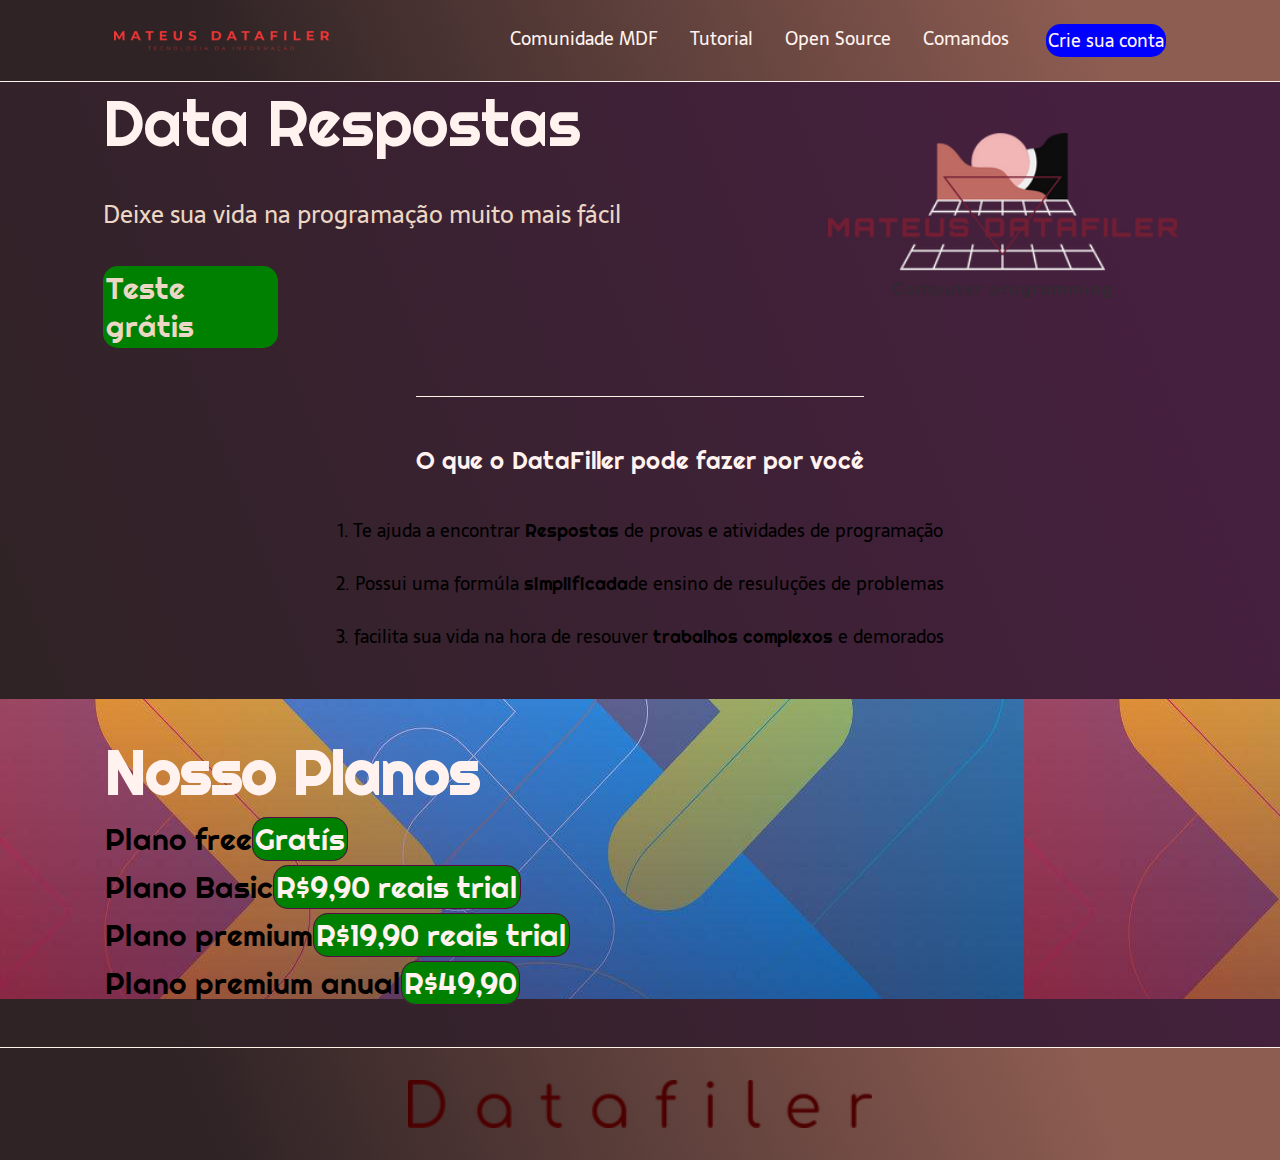
<file: index.html>
<!DOCTYPE html>
<html lang="pt-BR">
<head>
    <meta charset="UTF-8">
    <meta name="viewport" content="width=device-width, initial-scale=1.0">
    <title>Pagina bot- Mateus</title>
    <link rel="stylesheet" href="style.css">
    <meta name="description" content="Pagina de bot dO dev Mateus">
</head>
<body>
    <header class="cabecalho"> <!--Heander significa que é um cabeçalho-->
        <img class="cabecalhoImagem" src="logo.png" alt="erro imagem não carregada">
        <nav class="primeiraDiv "> <!---->
            <a class="link1 cor" href="">Comunidade MDF</a>
            <a class="link1 cor1" href="">Tutorial</a>
            <a class="link1 cor2" href="apicep.html">Open Source</a>
            <a class="link1 cor3" href="calculadora.html">Comandos</a>
            <a class="link1 cor4" href="login.html">Crie sua conta</a>
        </nav>
    </header>

    <main class="conteudo"> <!--Main significa que é a tag principal-->
        <section class="conteudoPrincipal"> <!-- TAG  de sessão-->
            <div class="segundaDiv ">
               <h1 class="titulo1 ">Data Respostas</h1>
               <h2 class="titulo2 ">Deixe sua vida na programação muito mais fácil</h2>
               
               <a class="botao" href="">Teste grátis</a>
            </div>
            <img class="imagemCorpo"  src="logo2.png" alt="Erro ao carregar a imagem">

        </section>

        <section class="segundoConteudo">
            <h3 class="titulo3">O que o DataFiller pode fazer por você</h3>
            <p class="pr">1. Te ajuda  a encontrar <b>Respostas</b> de provas e atividades de programação</p>
            <p class="pr">2. Possui uma formúla <b>simplificada</b>de ensino de resuluções de problemas</p>
            <p class="pr">3. facilita sua vida na hora de resouver <b>trabalhos complexos</b> e demorados </p>
        </section>
        <section class="imgCenter">
            <div class="conteudoImg">
                <h1 class="tituloPlanos">Nosso Planos</h1>
                <p>Plano free<a class="comprar" href="">Gratís</a></p>
                <p>Plano Basic<a class="comprar" href="https://api.whatsapp.com/send?phone=5577999703784&text=Ol%C3%A1%20Mateus%2C%20olhei%20o%20Datafiler%20e%20me%20interessei%20pelo%20plano%20B%C3%A1sico" target="_blank">R$9,90 reais trial</a></p>
                <p>Plano premium<a class="comprar" href="https://api.whatsapp.com/send?phone=5577999703784&text=Ol%C3%A1%20Mateus%2C%20olhei%20o%20Datafiler%20e%20me%20interessei%20pelo%20plano%20%20mensal%20Premium" target="_blank">R$19,90 reais trial</a></p>
                <p>Plano premium anual<a class="comprar" href="https://api.whatsapp.com/send?phone=5577999703784&text=Ol%C3%A1%20Mateus%2C%20olhei%20o%20Datafiler%20e%20me%20interessei%20pelo%20plano%20%20anual%20Premium" target="_blank">R$49,90</a></p>
            </div>
            
        </section>
    </main>

    <footer class="rodape"> <!-- Footer significa que é o rodapé-->
        <img class="imgRodape" src="rodape.png" alt="Erro ao carregar a imagem">
    </footer>
</body>
</html>
</file>
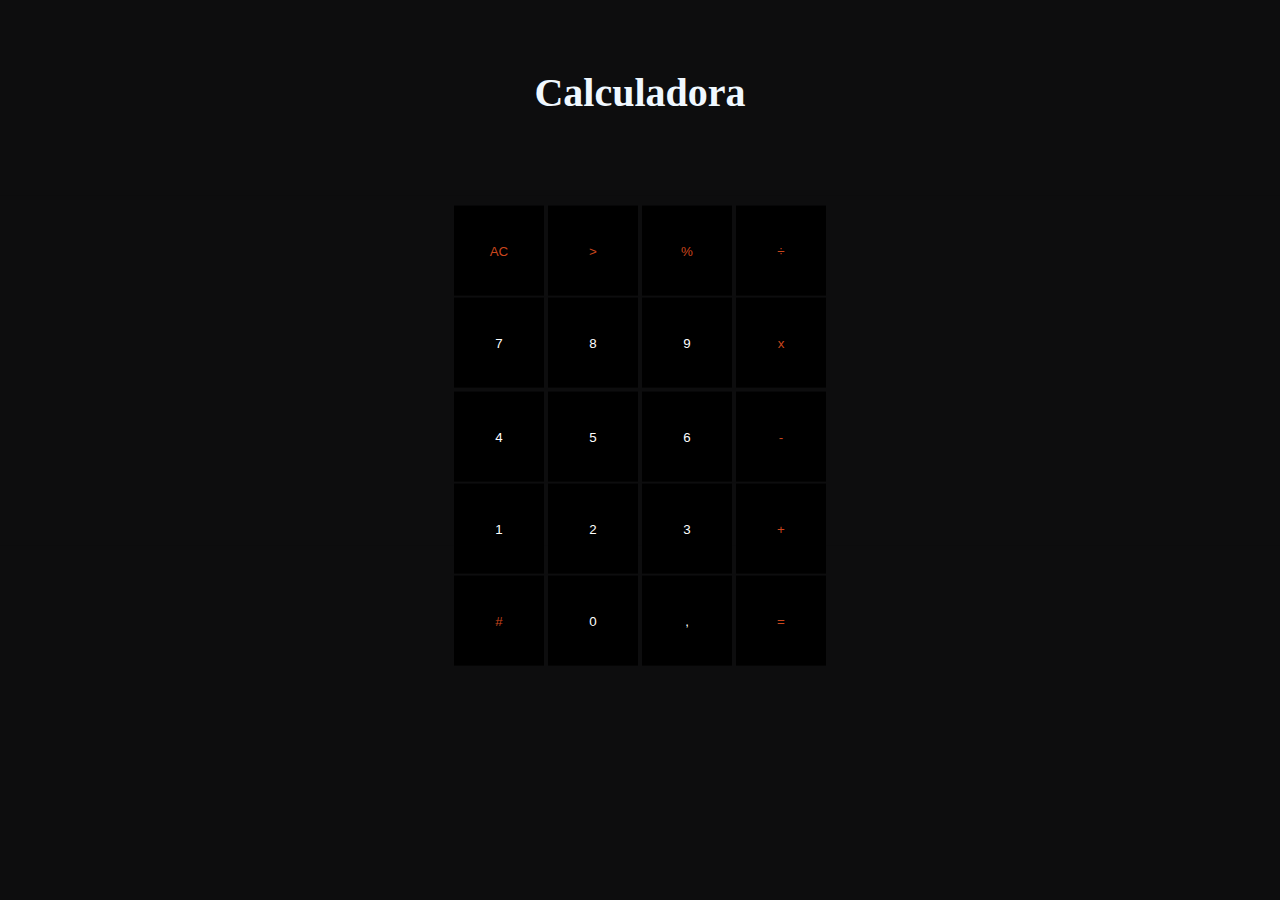
<file: calculadora.html>
<!DOCTYPE html>
<html lang="pt_br">

<head>
    <meta charset="UTF-8">
    <meta name="viewport" content="width=device-width, initial-scale=1.0">
    <title>Calculadora</title>
   <style>
       

    body {
        background-color: rgb(13, 13, 14);
        width: 100%;
        position: absolute;
        left: 20%;
        top: 20%;
        transform: translate(-20%,-20%);
    }
    body *{
        box-sizing: border-box;
    }

    h1 {
        font-size: 40px;
        margin: -20px 0px 80px 0px;
        text-align: center;
        color: aliceblue;
        display: block;
    }

    #head {
        text-align: center;
        color: aliceblue;
        margin-bottom: 10px;
    }

    main {
        background-color: rgb(13, 13, 14);
        color: orange;
        align-items: center;
        font-size: 10px;
        display: flex;
        flex-direction: column;

        font-size: medium;
        font-weight: 100;
        height: 350px;
        justify-content: top;
        /* justify-content: space-evenly;*/
        align-content: space-around;
        gap: 2px;
        /* espaço entr os item*/
    }
    .bt:hover {
        background-color: rgb(13, 14, 13);
    }

    .bt {
        color: rgb(202, 70, 29);
        height: 90px;
        width: 90px;
    }

    button {
        background-color: black;
        border: none;
        
    }
    .line1 {
        border-top: 0.px solid rgb(255, 255, 255);
        padding-top: 10px;
    }

    .bt.g {
        background-color: rgb(206, 66, 31);
        font-size: 18px;
        border-radius: 39px;
        padding-left: 10px;
        color: white;

    }
    .bt.b{
        color: white;
    }

    #resultado {

        
        text-align: center;
        font-size: 20px;
        
    }

    * {
        padding: 0px;
        margin: 0px
    }

    /* Resluções */
    @media (min-width: 240px) {
        .body {
            width: auto;
            height: 100px
        }
    }

    @media (min-width: 270px) {
        .body {
            width: auto;
            height: 100px
        }
    }

    @media (min-width: 480px) {
        .body {
            width: auto;
            height: 100px
        }
    }

    @media (min-width: 768px) {
        .body {
            width: auto;
            height: 100px
        }
    }

    @media (min-width: 1024px) {
        .body {
            width: auto;
            height: 100px
        }
    }
   </style>
</head>

<body id="id">
    <h1 >Calculadora</h1>
     <div id="head">
        
        <div id="resultado">
           
     </div>
    </div>
    <main id="main">
        <div class="line1">
            <button class="bt " onclick="clean()">AC</button class="bt">
            <button class="bt" onclick="back()">></button class="bt">
            <button class="bt" onclick="insert('%')">%</button class="bt">
            <button class="bt " onclick="insert('/')">÷</button class="bt">
        </div>
        <div class="line2">
            <button class="bt b" onclick="insert('7')">7</button class="bt">
            <button class="bt b" onclick="insert('8')">8</button class="bt">
            <button class="bt b" onclick="insert('9')">9</button class="bt">
            <button class="bt" onclick="insert('*')">x</button class="bt">
        </div>
        <div class="line3"></div>

        <div class="line4">
            <button class="bt b" onclick="insert('4')">4</button class="bt">
            <button class="bt b" onclick="insert('5')">5</button class="bt">
            <button class="bt b" onclick="insert('6')">6</button class="bt">
            <button class="bt " onclick="insert('-')">-</button class="bt">
        </div>
        <div class="line5">
            <button class="bt b" onclick="insert('1')">1</button class="bt">
            <button class="bt b" onclick="insert('2')">2</button class="bt">
            <button class="bt b" onclick="insert('3')">3</button class="bt">
            <button class="bt" onclick="insert('+')">+</button class="bt">
        </div>
        <div class="line6">
            <button class="bt">#</button class="bt">
            <button class="bt b" onclick="insert('0')">0</button class="bt">
            <button class="bt b" onclick="insert('.')">,</button class="bt">
            <button class="bt" onclick="calculate()">=</button class="bt">
        </div>
    </main>
    <script src="./cal.js"></script>
</body>

</html>
</file>
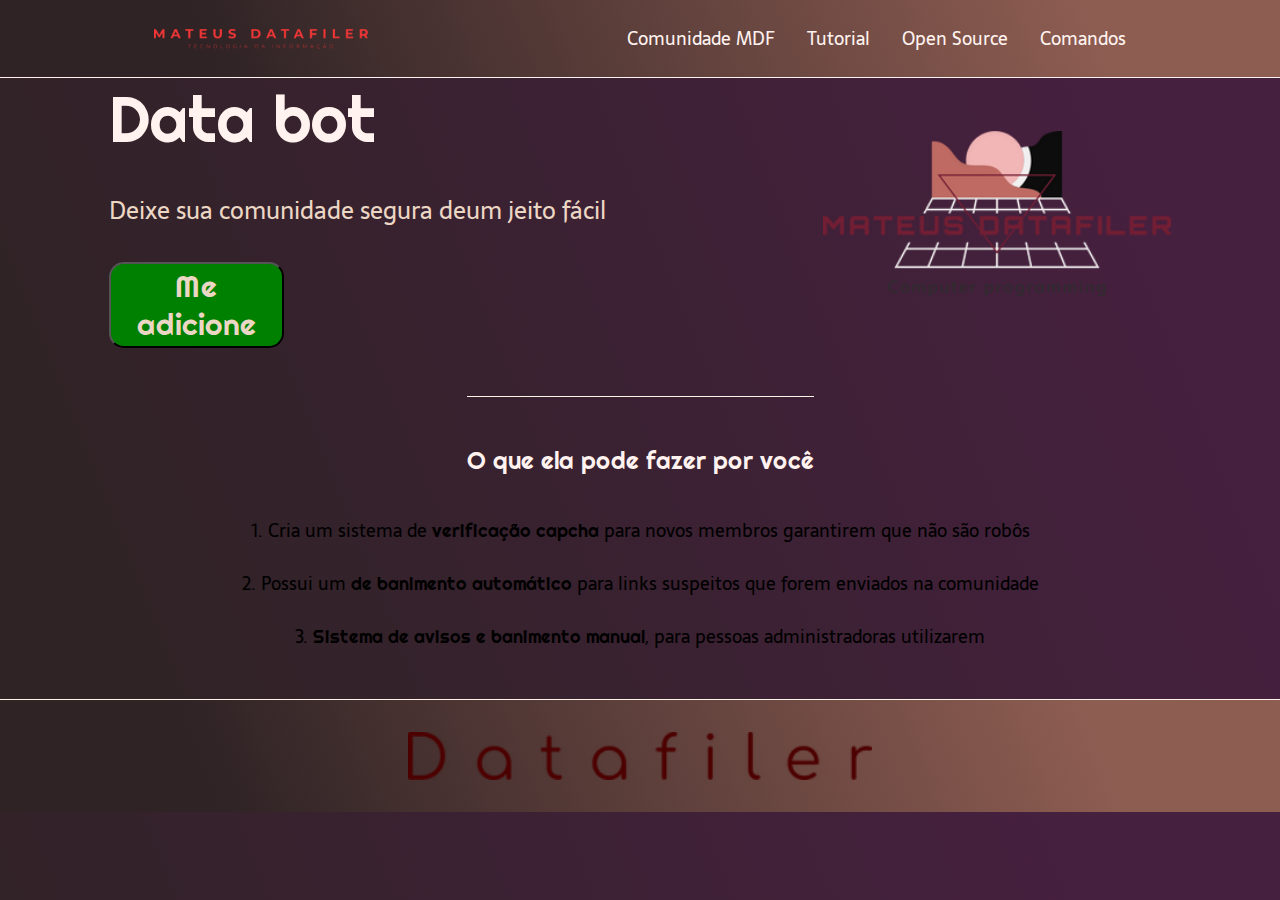
<file: comunidade.html>
<!DOCTYPE html>
<html lang="pt-BR">
<head>
    <meta charset="UTF-8">
    <meta name="viewport" content="width=device-width, initial-scale=1.0">
    <title>Pagina bot- Mateus</title>
    <link rel="stylesheet" href="style.css">
    <meta name="description" content="Pagina de bot dO dev Mateus">
</head>
<body>
    <header class="cabecalho"> <!--Heander significa que é um cabeçalho-->
        <img class="cabecalhoImagem" src="logo.png" alt="erro imagem não carregada">
        <nav class="primeiraDiv "> <!---->
            <a class="link1 cor" href="">Comunidade MDF</a>
            <a class="link1 cor1" href="">Tutorial</a>
            <a class="link1 cor2" href="">Open Source</a>
            <a class="link1 cor3" href="">Comandos</a>
        </nav>
    </header>

    <main class="conteudo"> <!--Main significa que é a tag principal-->
        <section class="conteudoPrincipal"> <!-- TAG  de sessão-->
            <div class="segundaDiv ">
               <h1 class="titulo1 ">Data bot</h1>
               <h2 class="titulo2 ">Deixe sua comunidade segura deum jeito fácil</h2>
               <button class="botao">Me adicione</button>
            </div>
            <img class="imagemCorpo"  src="logo2.png" alt="Erro ao carregar a imagem">

        </section>

        <section class="segundoConteudo">
            <h3 class="titulo3">O que ela pode fazer por você</h3>
            <p class="pr"> 1. Cria um sistema de <b>verificação capcha</b> para novos membros garantirem que não são robôs</p>
            <p class="pr">2. Possui um <b> de banimento automático</b> para links suspeitos que forem enviados na comunidade</p>
            <p class="pr">3. <b>Sistema de avisos e banimento manual</b>, para pessoas administradoras utilizarem</p>
        </section>
    </main>

    <footer class="rodape"> <!-- Footer significa que é o rodapé-->
        <img class="imgRodape" src="rodape.png" alt="Erro ao carregar a imagem">
    </footer>
</body>
</html>
</file>
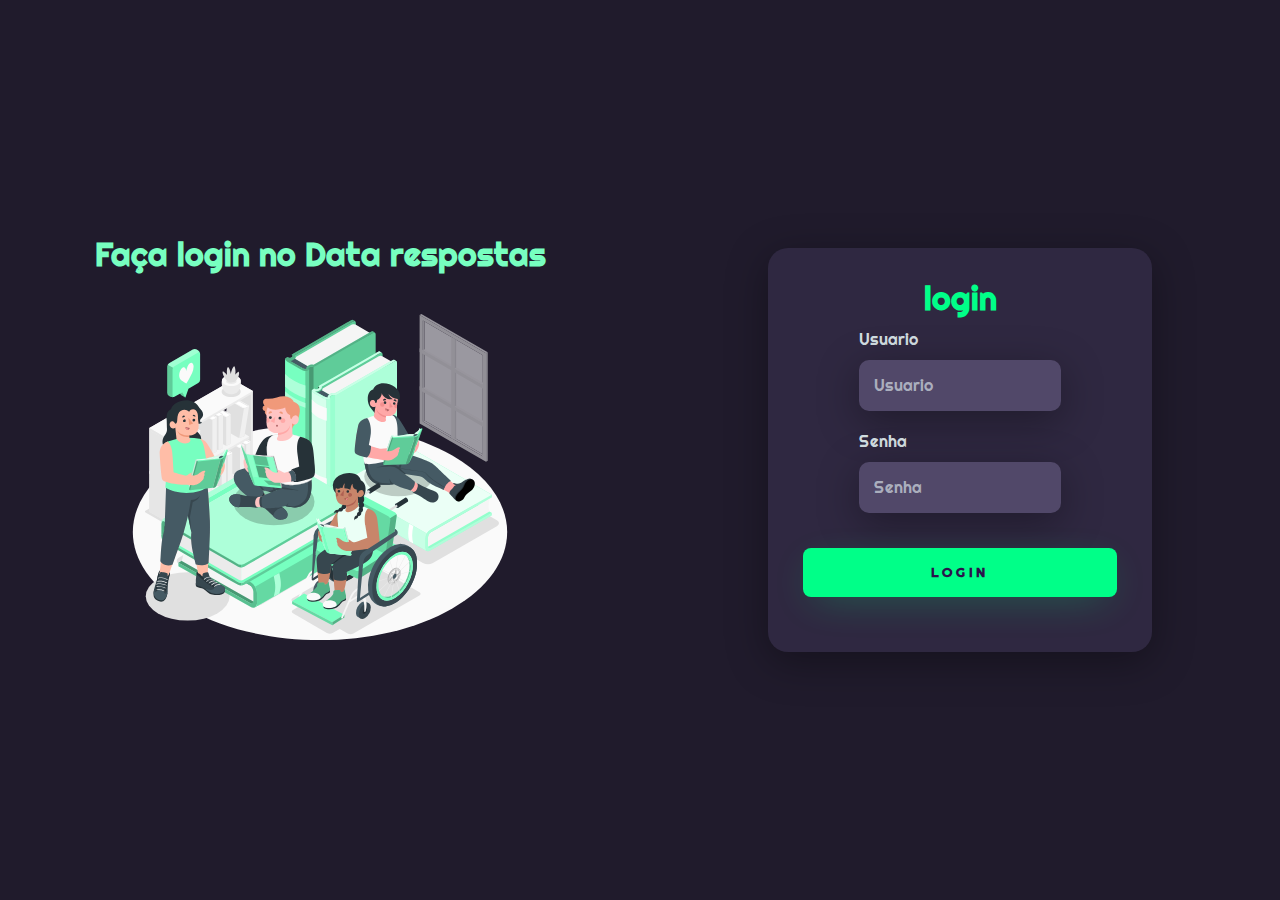
<file: login.html>
<!DOCTYPE html>
<html lang="pt-BR">

<head>
    <meta charset="UTF-8">
    <meta name="viewport" content="width=device-width, initial-scale=1.0">
    <title>Document</title>
    <link rel="stylesheet" href="./style.css">
    <style>
        @import url('https://fonts.googleapis.com/css2?family=Noto+Sans:wght@100;200&display=swap');

        * {
            margin: 0;
            padding: 0;
        }

        body {
            margin: 0;
            font-family: 'Noto Sans', sans-serif;
        }

        body * {
            box-sizing: border-box;
            /*resouber pra todos os elementos da pagina pra não ficar grudados aos lados*/
        }

        .login {
            width: 100vw;
            /*vw ele é a porcentagem da largura da sua vioport
    digamos que sua vioport , vioport e sua tela e ela tem 100px de largura 
    se voce colocar 1vh  vai ser relaionado a 1% do tamanho da largura dela.
    ou seja se sua vioport tem largura de 1000px 1% de 1000 vai ser 10px
    a sila vw significa vioport with ou largura da janela*/
            height: 100vh;
            /* vh significa vioport height ou seja altura da janela*/

            background: #201b2c;
            display: flex;
            justify-content: center;
            align-items: center;
        }

        .esquerdaLogin {
            width: 50vw;
            height: 100vh;
            display: flex;
            justify-content: center;
            align-items: center;
            flex-direction: column;
            color: #77ffc0;

            gap: 10px;
        }

        .esquerdaLogin>h1 {
            height: 3vw;
            color: #77ffc0;
        }

        .imagem {
            /*margin-top: 90px;*/
            width: 30vw;
        }

        .direitaLogin {
            width: 50vw;
            height: 100vh;
            display: flex;
            justify-content: center;
            align-items: center;
        }

        .cartaoLogin {
            width: 60%;
            /*aqui ele pega os 60% da div da esquerda 
    onde ela ela tem 50vh que é 50% da vioport /tela*/
            display: flex;
            justify-content: center;
            align-items: center;
            flex-direction: column;
            padding: 30px 35px;
            background: #2f2841;
            border-radius: 20px;
            box-shadow: 0px 10px 40px #00000056;
            /*sombra*/
        }

        .cartaoLogin>h1 {
            color: #00ff88;
            font-weight: 800;
            margin: 0;
        }

        .campoTexto {
            margin: 10px 0px;
            display: flex;
            flex-direction: column;
            align-items: flex-start;
            justify-content: center;
        }

        .campoTexto>input {
            width: 100%;
            border: none;
            border-radius: 10px;
            padding: 15px;
            background: #514869;
            color: #f0ffffde;
            font-size: 12pt;
            box-shadow: 0px 10px 40px #00000056;
            outline: none;
            /*remover o borda do input*/
            box-sizing: border-box;
            /*a div filho jamais vai utrapassar a div pae*/

        }

        .campoTexto>label {
            color: #f0ffffde;
            margin-bottom: 10px;
        }

        /*chamando o placeholder*/
        .campoTexto>input::placeholder {
            color: #f0ffff94;
        }

        .botaoLogin {
            width: 100%;
            padding: 16px;
            margin: 25px;
            border: none;
            border-radius: 8px;
            outline: none;
            text-transform: uppercase;
            font-weight: 800;
            letter-spacing: 3px;
            /*espaçamento entre as letras*/
            color: #2b134b;
            background: #00ff88;
            cursor: pointer;
            /*quando apertar na btão aparece uma mão*/
            box-shadow: 0px 10px 40px -12px #00ff8052;
        }

        .botaoLogin:hover {
            background-color: #0b7225;
        }

        @media only screen and (max-width:950px) {
            .cartaoLogin {
                width: 85%;
            }
        }

        @media only screen and (max-width:600px) {
            .login {
                flex-direction: column;
            }

            .esquerdaLogin>h1 {
                display: none;
                /*oculta as coisas  do nosso html*/
            }

            .esquerdaLogin {
                width: 100%;
                height: auto;
            }

            .direitaLogin {
                width: 100%;
                height: auto;
            }

            .imagem {
                padding-bottom: 30px;
                width: 40vh;
            }

            .cartaoLogin {
                width: 90%;
            }
        }
    </style>
</head>

<body>
    <div class="login">
        <div class="esquerdaLogin">
            <h1>Faça login no Data respostas</h1>
            <img src="./logo.svg" class="imagem" alt="logo">


        </div>
        <div class="direitaLogin">
            <div class="cartaoLogin">
                <h1>login</h1>
                <div class="campoTexto">
                    <label for="usuario">Usuario</label>
                    <input type="text" name="usuario" placeholder="Usuario">
                </div>
                <div class="campoTexto">
                    <label for="senha">Senha</label>
                    <input type="password" name="senha" placeholder="Senha">
                </div>
                <button class="botaoLogin">Login</button>
            </div>

        </div>
    </div>
</body>

</html>
</file>
<file: style.css>
@import url('https://fonts.googleapis.com/css2?family=Righteous&family=Sarala:wght@700&display=swap');
*{ /*resetando o css*/
    font-family: 'Righteous', cursive;
    margin: 0;
    /*font-family: 'Sarala', sans-serif;*/
    padding: 0;
    box-sizing: border-box;
    text-decoration: none;

}
body{
    font-size: 100%;
    background: linear-gradient(68.15deg, #2F2325 10.62%, #46203f 85.61%);
}
.cabecalho{
    display: flex;
    flex-direction: row;
    align-items: center;
    justify-content: space-around;
    padding: 24px;
    background: linear-gradient(68.15deg, #2F2325 16.62%, #8E5D52 85.61%);
}
.cabecalhoImagem{
    /*height: 72px;*/
    height: 20px;
}
.primeiraDiv{
    display: flex;
    gap: 32px; /*espaçamentos entre os filho*/
}
.cor:hover{
    color:rgb(179, 212, 179);
}
.cor1:hover{
    color:rgb(179, 212, 179);
}
.cor2:hover{
    color:rgb(179, 212, 179);
}
.cor3:hover{
    color:rgb(179, 212, 179);
}
.cor4{
    padding: 2px;
    background-color: blue;
    border-radius: 15px;
    font-family: 'Sarala', sans-serif;
    margin-left: 5px;
}
.cor4:hover{
    background-color: green;
}
.link1{
    font-family: 'Sarala', sans-serif;
    color: #FFF2Ef;  
    font-weight: 400;
    font-size: 18px; 
}
.conteudo{
    
    border-top: 0.4px solid #FFF2Ef;
    margin-bottom: 48px;
}
.conteudoPrincipal{
    display: flex;
    flex-direction: row;
    align-items: center;
    justify-content: space-around;
}
.segundaDiv{
    display: flex;
    flex-direction: column;
    gap: 32px;  
}
.titulo1{
    font-family: 'Righteous', cursive;
    font-weight: 400;
    font-size: 64px;
    color:#FFF2Ef

}
.titulo2{
    font-family: 'Sarala', sans-serif;
    font-weight: 400;
    font-size: 24px;
    color: #ecd6c4;
}
.botao{
    background-color: green;
    width: 175px;
    font-size: 15px;
    border-radius: 15px;
    font-size: 30px;
    padding: 3px;
    color: #ecd6c4;
    /*width: 120px;
    height: 20px;
    border: none; /*nenhuma bprda*/
   /* box-shadow: 4px 5px 4px rgba(0, 0,0, 0.25);/*efeito de sobra*/
    /*border-radius: 20px;
    font-family: 'Sarala', sans-serif;
    font-weight: 400;
    font-size: 28px;
    color: #2F2325;*/
}
.botao:hover{
    background-color:rgb(179, 212, 179);
}
.imagemCorpo{
   /* height: 430px;*/
   height: 165px;
}
.segundoConteudo{
    display: flex;
    flex-direction: column;
    align-items: center;
    gap: 24px;
    margin-top: 48px;
    margin-bottom: 48px;
}
.titulo3{
    border-top: 0.4px solid #fff2e7;
    padding-top: 48px;
    font-family: 'Righteous', cursive;
    font-weight: 400;
    font-size: 24px;
    color:#FFF2Ef;
    margin-bottom: 16px;
}
.pr{
    font-family: 'Sarala', sans-serif;
    font-weight: 300;
    font-size: 18px;
}

.imgCenter{
    display: flex;
    flex-direction: column;
    height: 300px;
    background-image: url("logo6.jpg");
}
.conteudoImg{
    display: flex;
    flex-direction: column;
    padding: 20px;
    margin-top: 15px;
    margin-left: 85px;
    font-size: 30px;
    gap: 10px;
}
.tituloPlanos{
    color:#FFF2Ef;
}
.comprar{
    border: 0.4px solid rgb(87, 12, 69);
    border-radius: 15px;
    background-color: green;
    color: #FFF2Ef;
    padding: 2px;
}
.rodape{
    padding: 32px;
    border-top: 0.4px solid #fff2e7;
    background: linear-gradient(68.15deg, #2F2325 16.62%, #8E5D52 85.61%);
}
.imgRodape{
    height: 48px;
    display: block;
    margin: 0 auto; /*essas duas propriedades centraliza o elemento*/
}
</file>
